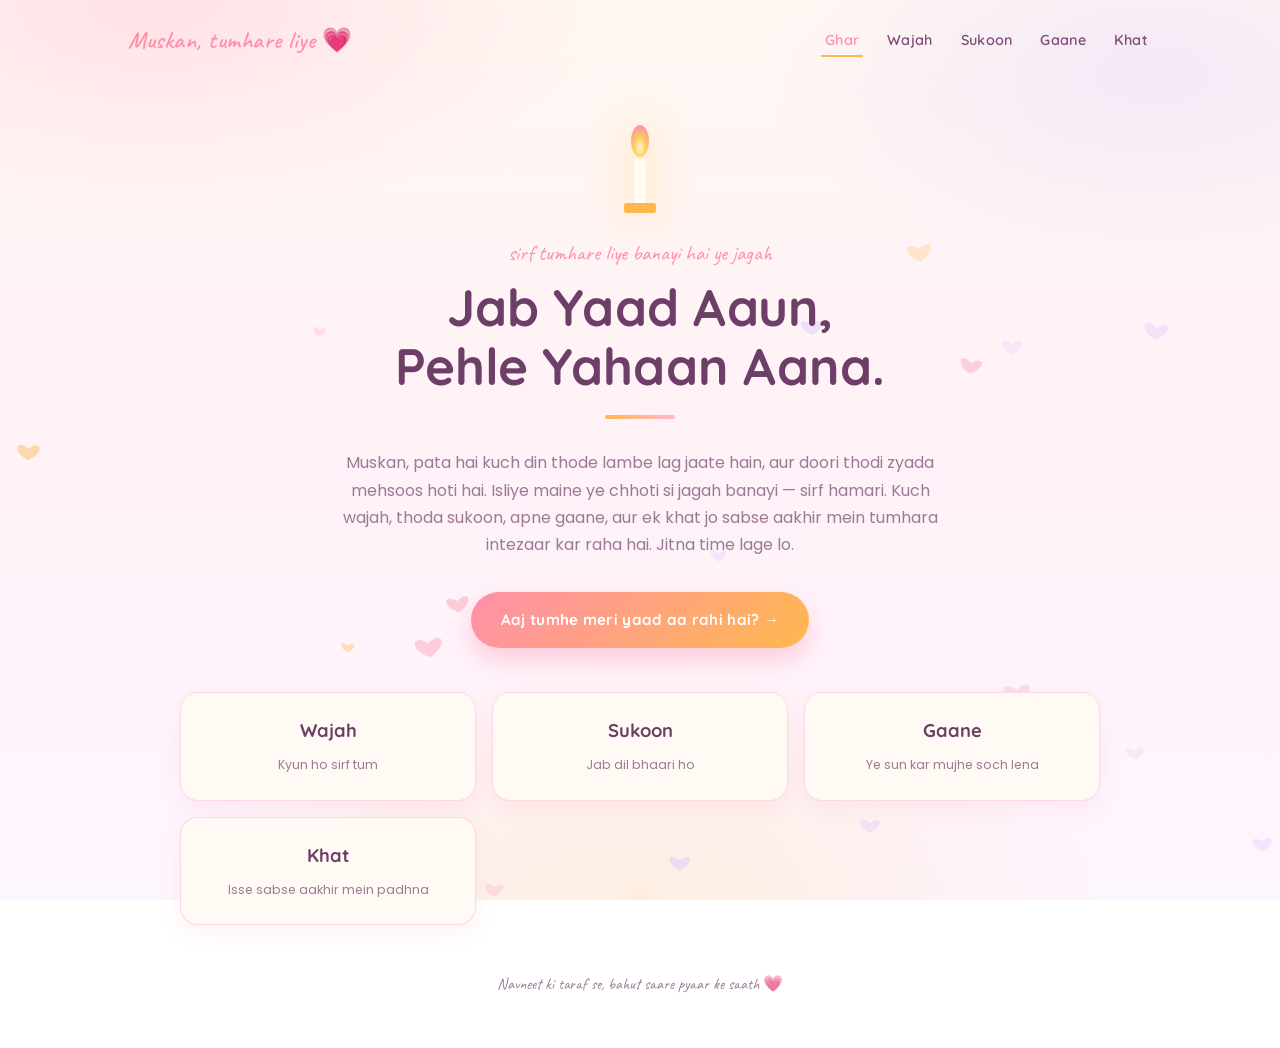
<file: index.html>
<!DOCTYPE html>
<html lang="en">
<head>
<meta charset="UTF-8">
<meta name="viewport" content="width=device-width, initial-scale=1.0">
<title>Jab Yaad Aaun — Muskan ke liye</title>
<link rel="stylesheet" href="style.css">
</head>
<body>
<canvas id="fireflies"></canvas>

<nav class="site-nav">
  <a href="index.html" class="brand">Muskan, tumhare liye 💗</a>
  <button class="nav-toggle" aria-label="Toggle menu">☰</button>
  <ul class="nav-links">
    <li><a href="index.html">Ghar</a></li>
    <li><a href="reasons.html">Wajah</a></li>
    <li><a href="comfort.html">Sukoon</a></li>
    <li><a href="playlist.html">Gaane</a></li>
    <li><a href="letter.html">Khat</a></li>
  </ul>
</nav>

<main class="page hero">
  <div class="candle-wrap">
    <div class="candle">
      <svg viewBox="0 0 60 100" xmlns="http://www.w3.org/2000/svg">
        <ellipse class="flame" cx="30" cy="24" rx="9" ry="16" fill="url(#flameGrad)"/>
        <defs>
          <radialGradient id="flameGrad" cx="50%" cy="70%" r="70%">
            <stop offset="0%" stop-color="#fff3d6"/>
            <stop offset="45%" stop-color="#ffcf5c"/>
            <stop offset="100%" stop-color="#ff8fab"/>
          </radialGradient>
        </defs>
        <rect x="24" y="42" width="12" height="46" rx="2" fill="#fffaf3"/>
        <rect x="14" y="86" width="32" height="10" rx="2" fill="#ffb84d"/>
      </svg>
    </div>
  </div>

  <span class="eyebrow">sirf tumhare liye banayi hai ye jagah</span>
  <h1>Jab Yaad Aaun,<br>Pehle Yahaan Aana.</h1>
  <hr class="divider">
  <p class="lede" style="margin-left:auto;margin-right:auto;">
    Muskan, pata hai kuch din thode lambe lag jaate hain, aur doori thodi zyada mehsoos hoti hai.
    Isliye maine ye chhoti si jagah banayi — sirf hamari. Kuch wajah, thoda sukoon,
    apne gaane, aur ek khat jo sabse aakhir mein tumhara intezaar kar raha hai. Jitna time lage lo.
  </p>
  <a href="comfort.html" class="hero-btn">Aaj tumhe meri yaad aa rahi hai? →</a>

  <div class="grid-links">
    <a class="tile" href="reasons.html">
      <span class="tile-label">Wajah</span>
      <span class="tile-sub">Kyun ho sirf tum</span>
    </a>
    <a class="tile" href="comfort.html">
      <span class="tile-label">Sukoon</span>
      <span class="tile-sub">Jab dil bhaari ho</span>
    </a>
    <a class="tile" href="playlist.html">
      <span class="tile-label">Gaane</span>
      <span class="tile-sub">Ye sun kar mujhe soch lena</span>
    </a>
    <a class="tile" href="letter.html">
      <span class="tile-label">Khat</span>
      <span class="tile-sub">Isse sabse aakhir mein padhna</span>
    </a>
  </div>
</main>

<footer>Navneet ki taraf se, bahut saare pyaar ke saath 💗</footer>

<script src="script.js"></script>
</body>
</html>
</file>
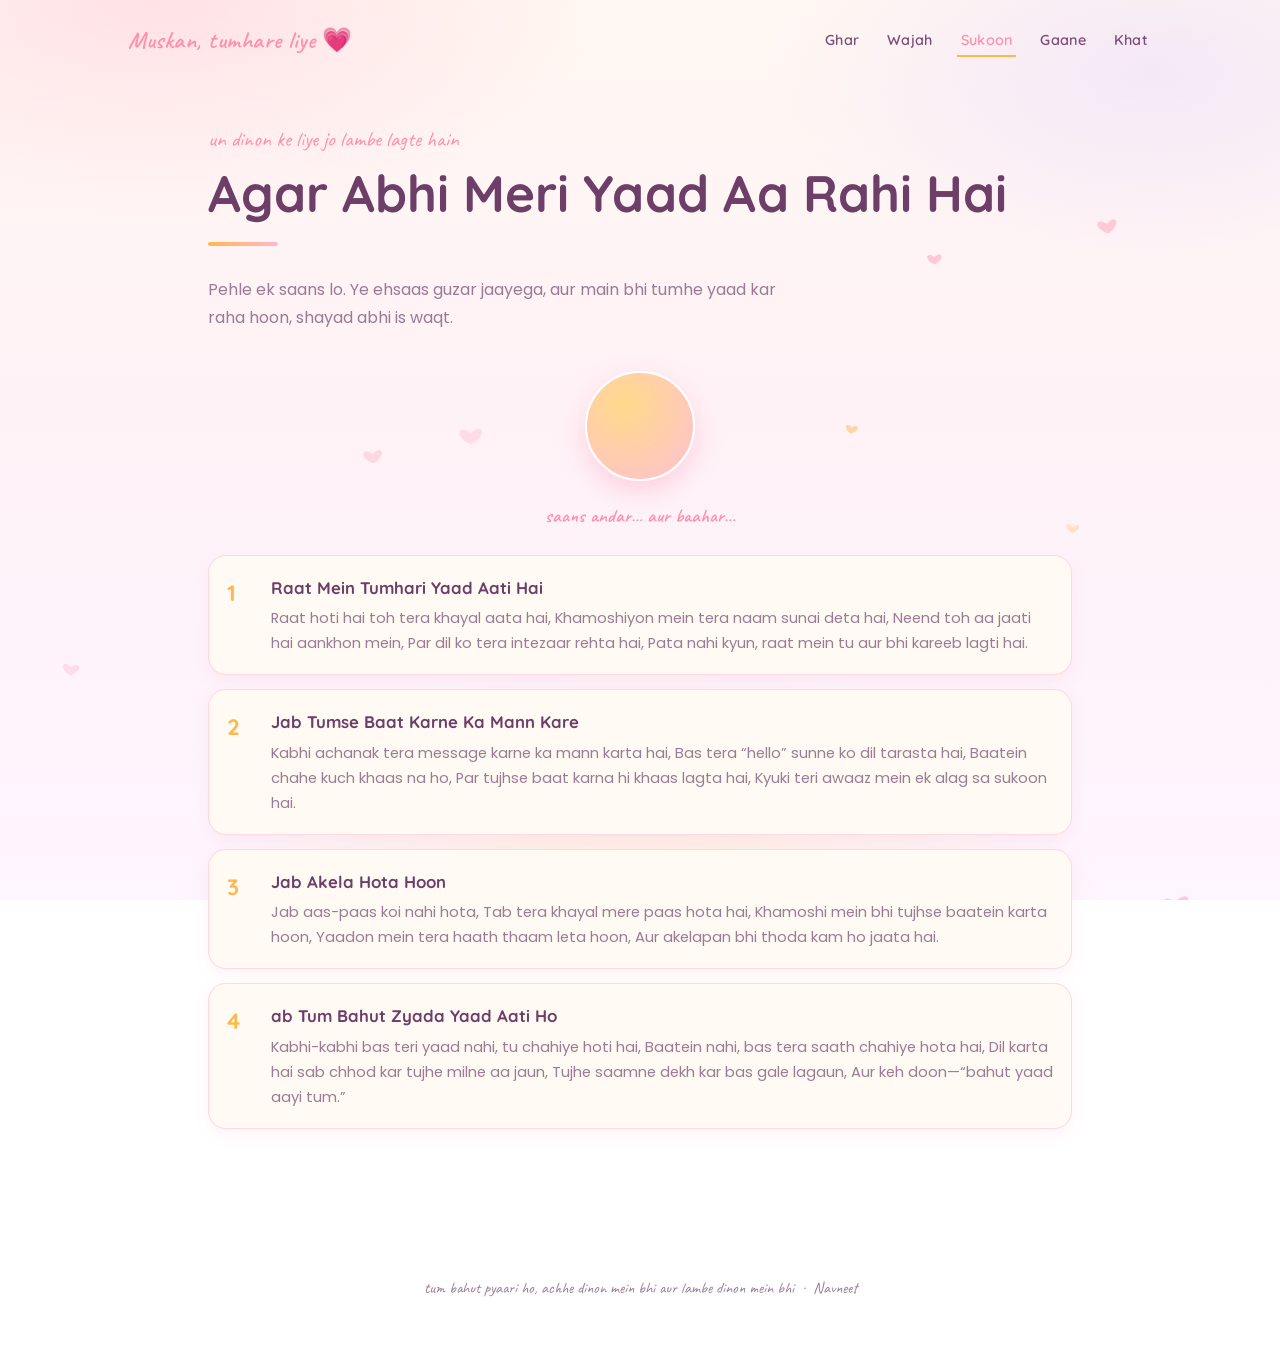
<file: comfort.html>
<!DOCTYPE html>
<html lang="en">
<head>
<meta charset="UTF-8">
<meta name="viewport" content="width=device-width, initial-scale=1.0">
<title>Sukoon — Muskan ke liye</title>
<link rel="stylesheet" href="style.css">
</head>
<body>
<canvas id="fireflies"></canvas>

<nav class="site-nav">
  <a href="index.html" class="brand">Muskan, tumhare liye 💗</a>
  <button class="nav-toggle" aria-label="Toggle menu">☰</button>
  <ul class="nav-links">
    <li><a href="index.html">Ghar</a></li>
    <li><a href="reasons.html">Wajah</a></li>
    <li><a href="comfort.html">Sukoon</a></li>
    <li><a href="playlist.html">Gaane</a></li>
    <li><a href="letter.html">Khat</a></li>
  </ul>
</nav>

<main class="page">
  <span class="eyebrow">un dinon ke liye jo lambe lagte hain</span>
  <h1>Agar Abhi Meri Yaad Aa Rahi Hai</h1>
  <hr class="divider">
  <p class="lede">Pehle ek saans lo. Ye ehsaas guzar jaayega, aur main bhi tumhe yaad kar raha hoon, shayad abhi is waqt.</p>

  <div class="breathe-box">
    <div class="breathe-circle" aria-hidden="true"></div>
    <p class="breathe-label">saans andar… aur baahar…</p>
  </div>

  <div class="comfort-list">
    <div class="comfort-item">
      <span class="comfort-num">1</span>
      <div>
        <h3>Raat Mein Tumhari Yaad Aati Hai</h3>
        <p>Raat hoti hai toh tera khayal aata hai,
Khamoshiyon mein tera naam sunai deta hai,
Neend toh aa jaati hai aankhon mein,
Par dil ko tera intezaar rehta hai,
Pata nahi kyun, raat mein tu aur bhi kareeb lagti hai.</p>
      </div>
    </div>

    <div class="comfort-item">
      <span class="comfort-num">2</span>
      <div>
        <h3>Jab Tumse Baat Karne Ka Mann Kare</h3>
        <p>Kabhi achanak tera message karne ka mann karta hai,
Bas tera “hello” sunne ko dil tarasta hai,
Baatein chahe kuch khaas na ho,
Par tujhse baat karna hi khaas lagta hai,
Kyuki teri awaaz mein ek alag sa sukoon hai.</p>
      </div>
    </div>

    <div class="comfort-item">
      <span class="comfort-num">3</span>
      <div>
        <h3>Jab Akela Hota Hoon</h3>
        <p>Jab aas-paas koi nahi hota,
Tab tera khayal mere paas hota hai,
Khamoshi mein bhi tujhse baatein karta hoon,
Yaadon mein tera haath thaam leta hoon,
Aur akelapan bhi thoda kam ho jaata hai.</p>
      </div>
    </div>

    <div class="comfort-item">
      <span class="comfort-num">4</span>
      <div>
        <h3>ab Tum Bahut Zyada Yaad Aati Ho</h3>
        <p>Kabhi-kabhi bas teri yaad nahi, tu chahiye hoti hai,
Baatein nahi, bas tera saath chahiye hota hai,
Dil karta hai sab chhod kar tujhe milne aa jaun,
Tujhe saamne dekh kar bas gale lagaun,
Aur keh doon—“bahut yaad aayi tum.”</p>
      </div>
    </div>

    

   
  </div>

  
</main>

<footer>tum bahut pyaari ho, achhe dinon mein bhi aur lambe dinon mein bhi &nbsp;·&nbsp; Navneet</footer>

<script src="script.js"></script>
</body>
</html>
</file>
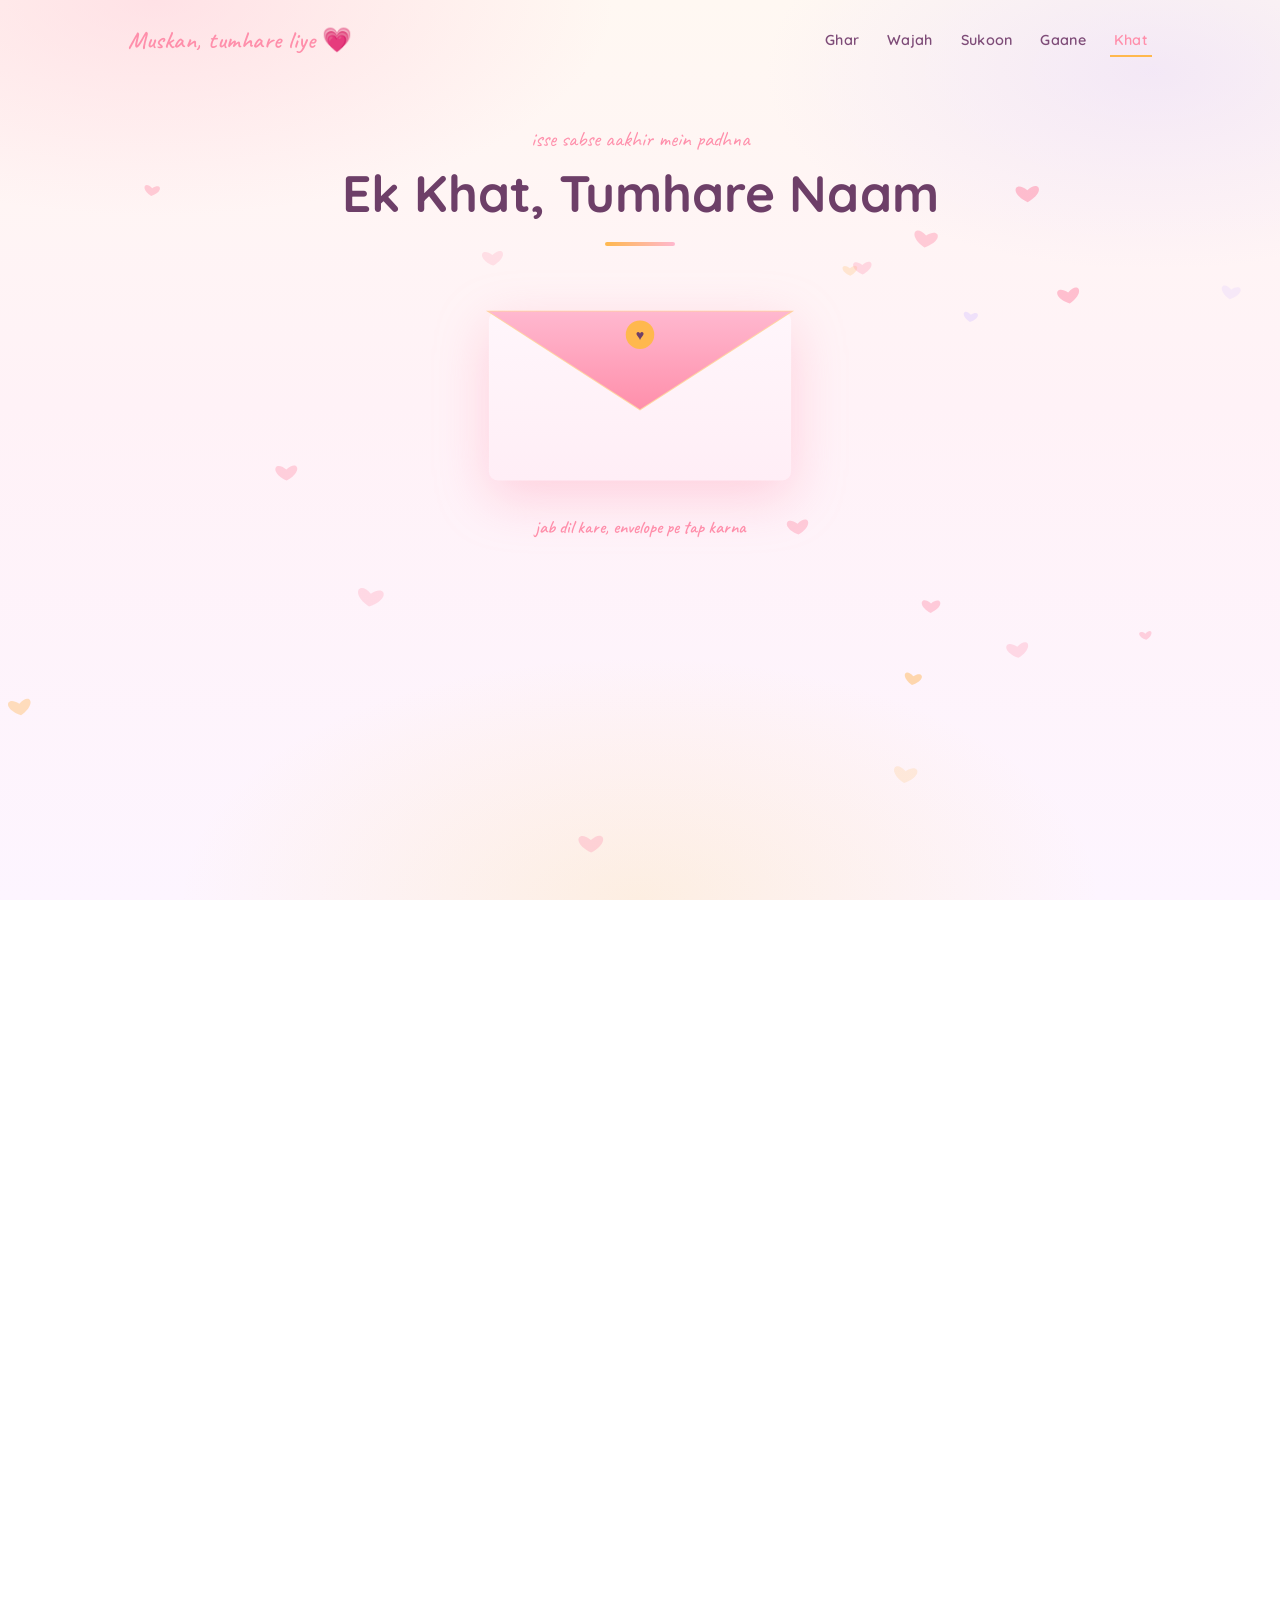
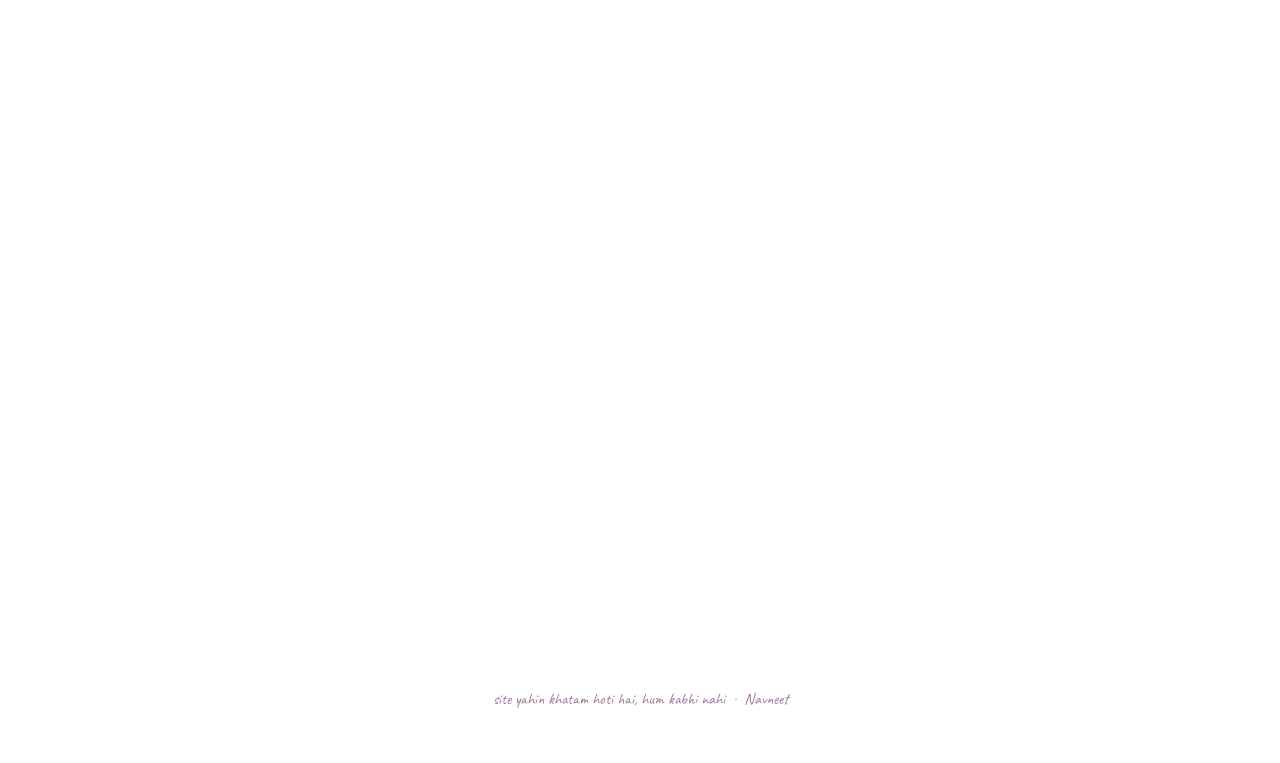
<file: letter.html>
<!DOCTYPE html>
<html lang="en">
<head>
<meta charset="UTF-8">
<meta name="viewport" content="width=device-width, initial-scale=1.0">
<title>Khat — Muskan ke liye</title>
<link rel="stylesheet" href="style.css">
</head>
<body>
<canvas id="fireflies"></canvas>

<nav class="site-nav">
  <a href="index.html" class="brand">Muskan, tumhare liye 💗</a>
  <button class="nav-toggle" aria-label="Toggle menu">☰</button>
  <ul class="nav-links">
    <li><a href="index.html">Ghar</a></li>
    <li><a href="reasons.html">Wajah</a></li>
    <li><a href="comfort.html">Sukoon</a></li>
    <li><a href="playlist.html">Gaane</a></li>
    <li><a href="letter.html">Khat</a></li>
  </ul>
</nav>

<main class="page">
  <span class="eyebrow" style="display:block;text-align:center;">isse sabse aakhir mein padhna</span>
  <h1 style="text-align:center;">Ek Khat, Tumhare Naam</h1>
  <hr class="divider" style="margin-left:auto;margin-right:auto;">

  <div class="envelope-stage">
    <div class="envelope" role="button" aria-label="Khat kholo" tabindex="0">
      <svg viewBox="0 0 360 240" xmlns="http://www.w3.org/2000/svg">
        <defs>
          <linearGradient id="envBody" x1="0" y1="0" x2="0" y2="1">
            <stop offset="0%" stop-color="#fff6fb"/>
            <stop offset="100%" stop-color="#ffeef6"/>
          </linearGradient>
          <linearGradient id="envFlap" x1="0" y1="0" x2="0" y2="1">
            <stop offset="0%" stop-color="#ffb8cf"/>
            <stop offset="100%" stop-color="#ff8fab"/>
          </linearGradient>
        </defs>
        <rect x="10" y="40" width="340" height="190" rx="10" fill="url(#envBody)"/>
        <polygon points="10,40 180,150 350,40" fill="none" stroke="#ffb84d" stroke-width="2" opacity="0.5"/>
        <polygon class="flap" points="10,40 180,150 350,40" fill="url(#envFlap)"/>
        <circle cx="180" cy="66" r="16" fill="#ffb84d"/>
        <text x="180" y="72" font-size="16" text-anchor="middle" fill="#6d3f68" font-family="Georgia, serif">♥</text>
      </svg>
      <div class="letter-card"><span>khat kholne ke liye tap karo</span></div>
    </div>
    <p class="envelope-hint">jab dil kare, envelope pe tap karna</p>
  </div>

  <article class="letter-text">
    <p>Meri Muskan,</p>

        <p> 
      Agar tum ye khat padh rahi ho Muskan, toh shayad tumhe meri yaad aa rahi hogi,<br>
      shayad aankhon mein thodi nami, aur dil mein meri kami aa rahi hogi.<br>
      Toh suno, tum akeli nahi ho is ehsaas mein,<br>
      main bhi tumhe yaad kar raha hoon har saans mein.<br>
      Tumse door hoon, par tumse juda nahi,<br>
      kyunki mere dil mein tumse zyada koi aur basa nahi.
    </p> 
 
    <p> 
      Muskan, teri yaad aaye toh chehra tera nazar aata hai,<br> 
      khamosh raaton mein tera naam labon par aa jaata hai.<br> 
      Kabhi teri hasi yaad aati hai, kabhi teri woh baatein,<br> 
      kabhi mann karta hai bas tere paas baithun aur karta rahun tujhse mulaqaatein.<br> 
      Pata nahi kitna pyaar hai tujhse, bas itna jaanta hoon,<br> 
      tujhe jitni baar yaad karta hoon, utni baar aur chahta hoon.
    </p> 
 
    <p> 
      Kabhi sochta hoon, kya tum bhi mujhe utna yaad karti hogi,<br>
      meri tarah meri tasveer ko dekh kar chupke se muskurati hogi?<br>
      Kya meri awaaz sunne ko tumhara bhi dil karta hai,<br>
      kya mera naam aate hi tumhara dil bhi thoda sa theher jaata hai?<br>
      Agar haan, toh Muskan, ek baat yaad rakhna,<br>
      jitna tum mujhe yaad karti ho, usse kahin zyada main tumhe yaad karta hoon.
    </p> 
 
    <p> 
      Teri yaadon ka bhi ajeeb sa asar hota hai,<br>
      door hokar bhi dil ko tera hi intezaar hota hai.<br>
      Teri ek tasveer dekh loon toh din ban jaata hai,<br>
      tera ek message poori raat ka sukoon ban jaata hai.<br>
      Aur jab bahut zyada yaad aati ho tum,<br>
      toh dil bas itna kehta hai — kaash abhi mere saamne hoti tum.
    </p> 
 
    <p> 
      Toh Muskan, jab bhi meri yaad aaye, udaas mat hona,<br>
      bas aankhein band karke mujhe apne paas mehsoos kar lena.<br>
      Main bhi kisi khamosh raat mein tumhe yaad karunga,<br>
      tumhari hasi, tumhari baatein, tumhara naam yaad karunga.<br>
      Aur jis din milenge, us din koi shikwa nahi rahega,<br>
      bas tujhe gale lagaunga… aur dil kahega — ab sab theek rahega.
    </p>

    <p class="signature">Hamesha tumhara,<br>Navneet</p>
  </article>
</main>

<footer>site yahin khatam hoti hai, hum kabhi nahi &nbsp;·&nbsp; Navneet</footer>

<script src="script.js"></script>
</body>
</html>
</file>
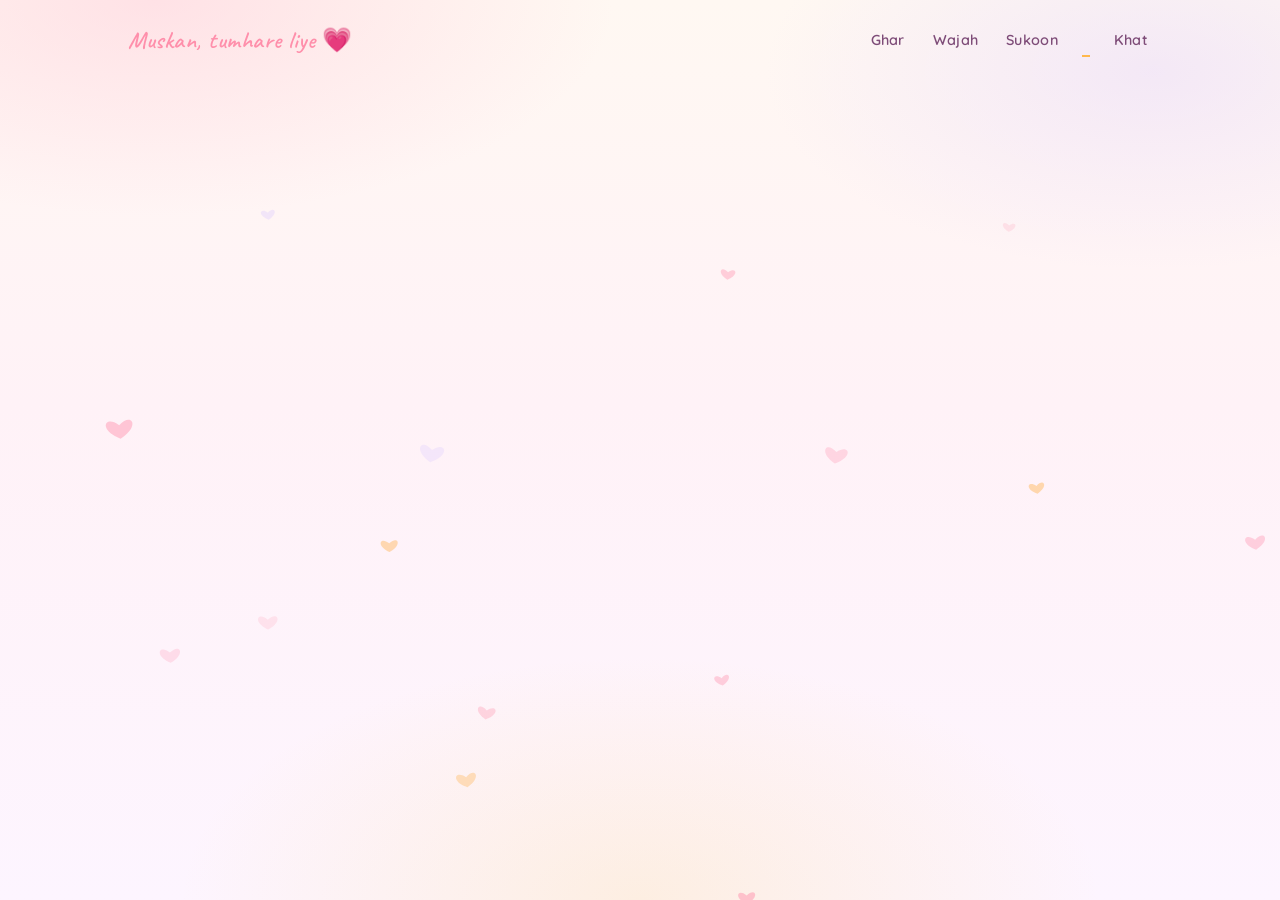
<file: playlist.html>
<!DOCTYPE html>
<html lang="en">
<head>
<meta charset="UTF-8">
<meta name="viewport" content="width=device-width, initial-scale=1.0">
<title>Gaane — Muskan ke liye</title>
<link rel="stylesheet" href="style.css">
</head>
<body>
<canvas id="fireflies"></canvas>

<nav class="site-nav">
  <a href="index.html" class="brand">Muskan, tumhare liye 💗</a>
  <button class="nav-toggle" aria-label="Toggle menu">☰</button>
  <ul class="nav-links">
    <li><a href="index.html">Ghar</a></li>
    <li><a href="reasons.html">Wajah</a></li>
    <li><a href="comfort.html">Sukoon</a></li>
    <li><a href="playlist.html"></a></li>
    <li><a href="letter.html">Khat</a></li>
  </ul>
</nav>

<main class="page">
 
  <!--
    TIP: gaane ka title clickable banane ke liye:
    <h3><a href="https://open.spotify.com/track/..." style="color:inherit;" target="_blank" rel="noopener">Gaane ka Naam — Singer</a></h3>
  -->
</main>

<footer></footer>

<script src="script.js"></script>
</body>
</html>
</file>
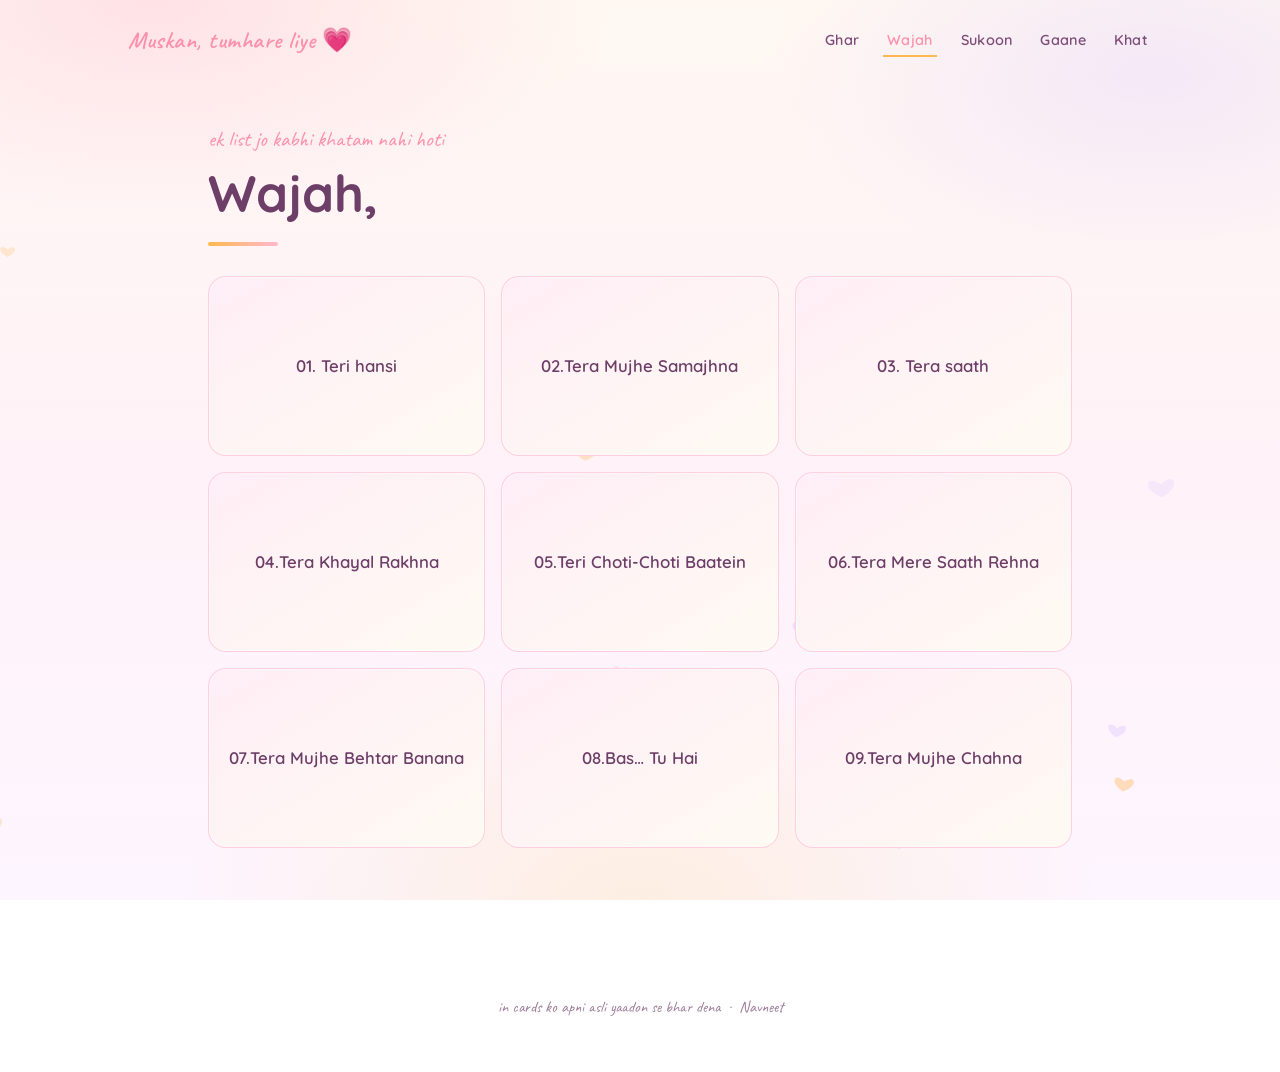
<file: reasons.html>
<!DOCTYPE html>
<html lang="en">
<head>
<meta charset="UTF-8">
<meta name="viewport" content="width=device-width, initial-scale=1.0">
<title>Wajah — Muskan ke liye</title>
<link rel="stylesheet" href="style.css">
</head>
<body>
<canvas id="fireflies"></canvas>

<nav class="site-nav">
  <a href="index.html" class="brand">Muskan, tumhare liye 💗</a>
  <button class="nav-toggle" aria-label="Toggle menu">☰</button>
  <ul class="nav-links">
    <li><a href="index.html">Ghar</a></li>
    <li><a href="reasons.html">Wajah</a></li>
    <li><a href="comfort.html">Sukoon</a></li>
    <li><a href="playlist.html">Gaane</a></li>
    <li><a href="letter.html">Khat</a></li>
  </ul>
</nav>

<main class="page">
  <span class="eyebrow">ek list jo kabhi khatam nahi hoti</span>
  <h1>Wajah,</h1>
  <hr class="divider">
  <p class="lede"></p>

  <div class="card-grid">
    <div class="flip-card"><div class="flip-inner">
      <div class="flip-face flip-front">01. Teri hansi</div>
      <div class="flip-face flip-back">Teri hasi kuch aisi hai,
Jaise sukoon mil jaaye kisi dua mein,
Bas ek baar tu muskura de,
Toh dil kho jaaye usi ada mein.
</div>
    </div></div>

    <div class="flip-card"><div class="flip-inner">
      <div class="flip-face flip-front">02.Tera Mujhe Samajhna</div>
      <div class="flip-face flip-back">Main sab kuch keh nahi paata,
Par tu meri khamoshi bhi samajh leti hai,
Mere chehre se mera haal padh leti hai,
Bina pooche mera dil jaan leti hai,
Aur yahi baat tujhe sabse alag banati hai.</div>
    </div></div>

    <div class="flip-card"><div class="flip-inner">
      <div class="flip-face flip-front">03. Tera saath</div>
      <div class="flip-face flip-back">Tera saath ho toh sab aasaan lagta hai,
Har mushkil raasta bhi khaas lagta hai,
Tu paas ho ya door, farq nahi padta,
Bas tera hona hi dil ko sukoon deta hai,
Kyuki tere saath mein hi mujhe apnapan milta hai.</div>
    </div></div>

    <div class="flip-card"><div class="flip-inner">
      <div class="flip-face flip-front">04.Tera Khayal Rakhna</div>
      <div class="flip-face flip-back">Tu poochti hai, “Khana khaya?”
Toh usmein bhi tera pyaar nazar aata hai,
Meri choti si pareshaani bhi tujhe fikr de jaati hai,
Tu khud se zyada mera khayal rakhti hai,
Aur isi liye tera care karna dil ko chhoo jaata hai.</div>
    </div></div>

    <div class="flip-card"><div class="flip-inner">
      <div class="flip-face flip-front">05.Teri Choti-Choti Baatein</div>
      <div class="flip-face flip-back">Teri woh choti-choti baatein yaad reh jaati hain,
Teri awaaz dil mein kahin bas jaati hai,
Kuch pal tere saath ke itne khaas hote hain,
Ki baad mein wahi pal baar-baar yaad aate hain,
Pata nahi kyun, teri har baat dil ke kareeb lagti hai.</div>
    </div></div>

    <div class="flip-card"><div class="flip-inner">
      <div class="flip-face flip-front">06.Tera Mere Saath Rehna</div>
      <div class="flip-face flip-back">Har waqt paas rehna zaroori nahi,
Bas mushkil waqt mein saath rehna zaroori hai,
Tu door hokar bhi mere paas si lagti hai,
Teri maujoodgi ka ehsaas bana rehta hai,
Aur bas isi liye tera hona mere liye bahut hai.</div>
    </div></div>

    <div class="flip-card"><div class="flip-inner">
      <div class="flip-face flip-front">07.Tera Mujhe Behtar Banana</div>
      <div class="flip-face flip-back">Tere aane se sirf meri zindagi nahi badli,
Maine khud ko bhi thoda behtar paaya hai,
Tu meri galtiyon par mujhe samjhati hai,
Aur har baar kuch naya sikha jaati hai,
Tere saath rehkar mujhe khud ka behtar version mila hai.</div>
    </div></div>

    <div class="flip-card"><div class="flip-inner">
      <div class="flip-face flip-front">08.Bas… Tu Hai</div>
      <div class="flip-face flip-back">Itni saari wajah likh di tujhe chahne ki,
Phir bhi lagta hai kuch toh reh gaya hai,
Shayad pyaar ki wajah koi ek hoti hi nahi,
Bas tu hai… aur mera dil tere saath hai,
Aur mere liye filhaal itna hi kaafi hai.</div>
    </div></div>

    <div class="flip-card"><div class="flip-inner">
      <div class="flip-face flip-front">09.Tera Mujhe Chahna</div>
      <div class="flip-face flip-back">Tera pyaar jatane ka tareeka alag hai,
Kabhi lafzon mein, kabhi khamoshi mein hai,
Tu bina kahe bhi bahut kuch keh jaati hai,
Meri har choti si khushi mein khush ho jaati hai,
Aur shayad isi liye tera chahna mujhe itna khaas lagta hai.</div>
    </div></div>
  </div>
</main>

<footer>in cards ko apni asli yaadon se bhar dena &nbsp;·&nbsp; Navneet</footer>

<script src="script.js"></script>
</body>
</html>
</file>
<file: style.css>
/* ============================================================
   "When You Miss Me" — shared stylesheet v2
   Theme: soft pastel daydream — blush pink, lavender, buttery
   cream, peachy-gold accents. Signature element: floating hearts
   drifting up the page, plus a little heart-burst on tap.
   ============================================================ */

@import url('https://fonts.googleapis.com/css2?family=Quicksand:wght@500;600;700&family=Poppins:wght@300;400;500;600&family=Caveat:wght@500;600;700&display=swap');

:root{
  /* ink / accent tones (kept old var names so every page still works) */
  --plum-950:#6d3f68;   /* primary ink — headings, dark text on light cards */
  --plum-900:#7e4c78;   /* secondary ink */
  --plum-800:#ffeef6;   /* pale pink card surface */
  --plum-700:#fff6fb;   /* paler pink card surface */
  --rose-300:#ffb8cf;   /* soft pink */
  --rose-400:#ff8fab;   /* stronger pink accent */
  --gold-200:#ffcf5c;   /* buttery yellow */
  --gold-300:#ffb84d;   /* peach-gold accent */
  --gold-400:#ff9f6b;   /* peach-orange accent */
  --cream-100:#fffaf3;  /* light cream surface (polaroids, letter paper) */
  --cream-200:#fff1e6;  /* letter text panel tint */
  --lav-300:#d9c6ff;    /* lavender, used sparingly for variety */
  --ink-soft: rgba(109,63,104,0.68);

  --font-display:'Quicksand', sans-serif;
  --font-body:'Poppins', sans-serif;
  --font-script:'Caveat', cursive;

  --radius-lg: 26px;
  --radius-md: 18px;
}

*{box-sizing:border-box;}
html{scroll-behavior:smooth;}

body{
  margin:0;
  min-height:100vh;
  background:
    radial-gradient(ellipse 60% 40% at 12% 0%, rgba(255,184,207,0.35), transparent 60%),
    radial-gradient(ellipse 55% 40% at 90% 8%, rgba(217,198,255,0.30), transparent 55%),
    radial-gradient(ellipse 60% 45% at 50% 100%, rgba(255,207,92,0.18), transparent 60%),
    linear-gradient(180deg, #fff8f2 0%, #fff2f7 45%, #fdf5ff 100%);
  background-attachment: fixed;
  color: var(--plum-950);
  font-family: var(--font-body);
  font-weight:400;
  line-height:1.7;
  position:relative;
  overflow-x:hidden;
  -webkit-font-smoothing:antialiased;
}

/* ---------- ambient floating hearts canvas ---------- */
#fireflies{
  position:fixed;
  inset:0;
  width:100%;
  height:100%;
  z-index:0;
  pointer-events:none;
}

/* ---------- heart-burst tap effect ---------- */
.heart-burst{
  position:fixed;
  pointer-events:none;
  font-size:18px;
  z-index:50;
  animation: burst-float 1s ease-out forwards;
}
@keyframes burst-float{
  0%{ transform:translate(-50%,-50%) scale(0.6); opacity:1; }
  100%{ transform:translate(-50%,-160%) scale(1.2) rotate(14deg); opacity:0; }
}

/* ---------- layout shell ---------- */
.page{
  position:relative;
  z-index:1;
  max-width:920px;
  margin:0 auto;
  padding: 32px 20px 110px;
}
@media (min-width:600px){
  .page{ padding: 40px 28px 120px; }
}

/* ---------- nav ---------- */
.site-nav{
  position:sticky;
  top:0;
  z-index:20;
  display:flex;
  align-items:center;
  justify-content:space-between;
  max-width:1080px;
  margin:0 auto;
  padding:16px 18px;
  backdrop-filter: blur(10px);
  background: rgba(255,250,246,0.55);
  border-bottom:1px solid rgba(255,184,207,0.35);
}
@media (min-width:600px){
  .site-nav{ padding:20px 28px; background:transparent; backdrop-filter:none; border-bottom:none; position:relative; }
}
.brand{
  font-family:var(--font-script);
  font-weight:600;
  font-size:1.5rem;
  color:var(--rose-400);
  text-decoration:none;
  letter-spacing:0.5px;
}
.nav-toggle{
  display:inline-flex;
  align-items:center;
  justify-content:center;
  background: var(--cream-100);
  border:1.5px solid var(--rose-300);
  color:var(--plum-950);
  border-radius:12px;
  width:44px;height:44px;
  font-size:1.15rem;
  cursor:pointer;
}
@media (min-width:760px){ .nav-toggle{ display:none; } }

.nav-links{
  display:none;
  list-style:none;
  margin:0;padding:0;
  font-size:0.9rem;
  letter-spacing:0.02em;
}
@media (min-width:760px){
  .nav-links{
    display:flex;
    gap:20px;
  }
}
.nav-links a{
  color: var(--plum-900);
  text-decoration:none;
  font-weight:600;
  font-family:var(--font-display);
  padding:6px 4px;
  border-bottom:2px solid transparent;
  transition:color .25s ease, border-color .25s ease;
}
.nav-links a:hover,
.nav-links a.active{
  color: var(--rose-400);
  border-color: var(--gold-300);
}

@media (max-width:759px){
  .nav-links{
    position:absolute;
    top:64px; right:16px; left:16px;
    background:var(--cream-100);
    border:1.5px solid var(--rose-300);
    border-radius:var(--radius-md);
    flex-direction:column;
    padding:14px 20px;
    gap:6px;
    box-shadow:0 16px 34px rgba(255,143,171,0.25);
  }
  .nav-links.open{display:flex;}
  .nav-links a{
    display:flex;
    align-items:center;
    padding:10px 6px;
    min-height:44px;
  }
}

/* ---------- headings ---------- */
.eyebrow{
  font-family:var(--font-script);
  color:var(--rose-400);
  font-size:1.35rem;
  display:block;
  margin-bottom:6px;
}
h1{
  font-family:var(--font-display);
  font-weight:700;
  font-size:clamp(2rem, 7vw, 3.2rem);
  margin:0 0 14px;
  color:var(--plum-950);
  line-height:1.15;
}
h2{
  font-family:var(--font-display);
  font-weight:700;
  font-size:clamp(1.4rem, 4vw, 1.9rem);
  color:var(--rose-400);
  margin: 0 0 10px;
}
p.lede{
  font-size:1rem;
  color:var(--ink-soft);
  max-width:60ch;
}
.divider{
  width:70px;height:4px;
  border-radius:4px;
  background:linear-gradient(90deg, var(--gold-300), var(--rose-300));
  margin:20px 0 30px;
  border:none;
}

/* ---------- hero (index) ---------- */
.hero{ text-align:center; padding: 30px 0 20px; }
.hero .divider{margin-left:auto;margin-right:auto;}
.hero-btn{
  display:inline-flex;
  align-items:center;
  gap:8px;
  margin-top:18px;
  padding:15px 30px;
  min-height:44px;
  border-radius:100px;
  background:linear-gradient(135deg, var(--rose-400), var(--gold-300));
  color:#fff;
  font-family:var(--font-display);
  font-weight:700;
  font-size:0.95rem;
  text-decoration:none;
  letter-spacing:0.02em;
  box-shadow:0 12px 26px rgba(255,143,171,0.4);
  transition:transform .25s cubic-bezier(.3,1.4,.4,1), box-shadow .25s ease;
}
.hero-btn:hover{ transform:translateY(-3px) scale(1.03); box-shadow:0 16px 30px rgba(255,143,171,0.5);}
.hero-btn:active{ transform:translateY(0) scale(0.98); }

.candle-wrap{ display:flex; justify-content:center; margin:6px 0 10px; }
.candle svg{ width:60px; height:auto; filter:drop-shadow(0 0 20px rgba(255,207,92,0.65)); }
.flame{ animation: flicker 2.2s ease-in-out infinite; transform-origin:50% 100%; }
@keyframes flicker{
  0%,100%{ transform:scale(1) rotate(0deg); opacity:1;}
  30%{ transform:scale(1.08,0.95) rotate(-3deg); opacity:0.9;}
  55%{ transform:scale(0.93,1.06) rotate(3deg); opacity:1;}
  80%{ transform:scale(1.04,0.97) rotate(-2deg); opacity:0.95;}
}

/* ---------- nav grid on homepage ---------- */
.grid-links{
  display:grid;
  grid-template-columns:repeat(2,1fr);
  gap:14px;
  margin-top:44px;
}
@media (min-width:600px){ .grid-links{ grid-template-columns:repeat(3,1fr); gap:16px; } }

.tile{
  display:block;
  text-decoration:none;
  padding:22px 16px;
  border-radius:var(--radius-md);
  background: var(--cream-100);
  border:1.5px solid rgba(255,184,207,0.5);
  box-shadow: 0 8px 20px rgba(255,143,171,0.12);
  transition:transform .25s cubic-bezier(.3,1.4,.4,1), border-color .25s ease, box-shadow .25s ease;
}
.tile:hover{
  transform:translateY(-5px) rotate(-1deg);
  border-color:var(--rose-400);
  box-shadow: 0 14px 28px rgba(255,143,171,0.25);
}
.tile .tile-label{
  font-family:var(--font-display);
  font-weight:700;
  font-size:1.15rem;
  color:var(--plum-950);
  display:block;
  margin-bottom:4px;
}
.tile .tile-sub{
  font-size:0.78rem;
  color:var(--ink-soft);
}

/* ---------- reasons: flip cards ---------- */
.card-grid{
  display:grid;
  grid-template-columns:repeat(2,1fr);
  gap:16px;
  margin-top:20px;
}
@media (min-width:600px){ .card-grid{grid-template-columns:repeat(3,1fr);} }

.flip-card{
  perspective:1200px;
  min-height:180px;
}
.flip-inner{
  position:relative;
  width:100%;height:100%;
  min-height:180px;
  transition:transform .6s cubic-bezier(.2,.9,.2,1);
  transform-style:preserve-3d;
  cursor:pointer;
}
.flip-card.flipped .flip-inner,
.flip-card:hover .flip-inner{ transform:rotateY(180deg); }

.flip-face{
  position:absolute; inset:0;
  border-radius:var(--radius-md);
  backface-visibility:hidden;
  display:flex; align-items:center; justify-content:center;
  text-align:center; padding:16px;
}
.flip-front{
  background:linear-gradient(150deg, var(--plum-800), var(--cream-100));
  border:1.5px solid rgba(255,184,207,0.6);
  font-family:var(--font-display);
  font-weight:600;
  font-size:1.05rem;
  color:var(--plum-950);
  box-shadow: inset 0 0 0 1px rgba(255,255,255,0.4);
}
.flip-back{
  background:linear-gradient(150deg, var(--rose-400), var(--gold-300));
  color:#fff;
  transform:rotateY(180deg);
  font-size:0.88rem;
  font-weight:500;
  box-shadow: 0 8px 20px rgba(255,143,171,0.3);
}

/* ---------- memories: polaroids ---------- */
.polaroid-grid{
  display:grid;
  grid-template-columns:repeat(2,1fr);
  gap:20px;
  margin-top:22px;
}
@media (min-width:600px){ .polaroid-grid{grid-template-columns:repeat(3,1fr); gap:24px;} }

.polaroid{
  background:var(--cream-100);
  padding:10px 10px 16px;
  border-radius:8px;
  box-shadow:0 14px 26px rgba(255,143,171,0.22);
  transform:rotate(var(--tilt,-2deg));
  transition:transform .25s cubic-bezier(.3,1.4,.4,1);
}
.polaroid:nth-child(2n){ --tilt:2deg; }
.polaroid:nth-child(3n){ --tilt:-1.5deg; }
.polaroid:hover{ transform:rotate(0deg) scale(1.04); }
.polaroid-photo{
  aspect-ratio:1/1;
  border-radius:5px;
  background:
    linear-gradient(135deg, rgba(255,184,207,0.9), rgba(255,207,92,0.6)),
    linear-gradient(45deg, var(--lav-300), var(--rose-300));
  display:flex; align-items:center; justify-content:center;
}
.polaroid-photo svg{ width:32px; opacity:0.9; }
.polaroid-caption{
  font-family:var(--font-script);
  font-weight:600;
  color:var(--plum-900);
  font-size:1.05rem;
  text-align:center;
  margin-top:10px;
}

/* ---------- timeline ---------- */
.timeline{
  position:relative;
  margin-top:28px;
  padding-left:26px;
  border-left:2.5px dashed var(--rose-300);
}
.tl-item{ position:relative; margin-bottom:34px; }
.tl-item::before{
  content:'♥';
  position:absolute;
  left:-38px; top:-4px;
  width:22px;height:22px;
  display:flex;align-items:center;justify-content:center;
  border-radius:50%;
  background:var(--gold-300);
  color:#fff;
  font-size:0.7rem;
  box-shadow:0 0 0 4px #fff8f2, 0 4px 10px rgba(255,159,107,0.4);
}
.tl-date{
  font-family:var(--font-script);
  font-weight:600;
  color:var(--rose-400);
  font-size:1.15rem;
  display:block;
  margin-bottom:2px;
}
.tl-title{
  font-family:var(--font-display);
  font-weight:700;
  color:var(--plum-950);
  font-size:1.25rem;
  margin:0 0 6px;
}
.tl-text{ color:var(--ink-soft); font-size:0.94rem; max-width:56ch;}

/* ---------- comfort page ---------- */
.comfort-list{ display:grid; gap:14px; margin-top:22px; }
.comfort-item{
  display:flex;
  gap:14px;
  padding:18px;
  border-radius:var(--radius-md);
  background: var(--cream-100);
  border:1.5px solid rgba(255,184,207,0.5);
  align-items:flex-start;
  box-shadow: 0 6px 16px rgba(255,143,171,0.1);
}
.comfort-num{
  font-family:var(--font-display);
  font-weight:700;
  font-size:1.4rem;
  color:var(--gold-300);
  min-width:30px;
}
.comfort-item h3{
  font-family:var(--font-display);
  font-weight:700;
  margin:0 0 4px;
  color:var(--plum-950);
  font-size:1.05rem;
}
.comfort-item p{ margin:0; color:var(--ink-soft); font-size:0.92rem;}

.breathe-box{ margin:40px auto 6px; text-align:center; }
.breathe-circle{
  width:110px;height:110px;
  margin:16px auto;
  border-radius:50%;
  background:radial-gradient(circle at 35% 30%, rgba(255,207,92,0.7), rgba(255,143,171,0.5));
  border:2px solid #fff;
  box-shadow:0 10px 26px rgba(255,143,171,0.35);
  animation: breathe 8s ease-in-out infinite;
}
@keyframes breathe{
  0%,100%{ transform:scale(0.72); opacity:0.8; }
  50%{ transform:scale(1.15); opacity:1; }
}
.breathe-label{ font-family:var(--font-script); font-weight:600; color:var(--rose-400); font-size:1.2rem;}

/* ---------- playlist page ---------- */
.song-list{ margin-top:20px; display:grid; gap:12px; }
.song-item{
  display:flex; align-items:center; gap:14px;
  padding:16px 16px;
  border-radius:var(--radius-md);
  background: var(--cream-100);
  border:1.5px solid rgba(255,184,207,0.5);
  box-shadow: 0 6px 16px rgba(255,143,171,0.1);
}
.song-idx{
  font-family:var(--font-display);
  font-weight:700;
  font-size:1.3rem;
  color:var(--rose-400);
  min-width:26px;
}
.song-info h3{ margin:0 0 3px; font-family:var(--font-display); font-weight:700; font-size:1.05rem; color:var(--plum-950);}
.song-info p{ margin:0; font-size:0.85rem; color:var(--ink-soft);}

/* ---------- letter page ---------- */
.envelope-stage{ display:flex; flex-direction:column; align-items:center; margin-top:20px; }
.envelope{
  width:min(320px, 82vw);
  cursor:pointer;
  position:relative;
  min-height:44px;
}
.envelope svg{ width:100%; height:auto; filter:drop-shadow(0 16px 26px rgba(255,143,171,0.35)); }
.envelope-hint{
  margin-top:14px;
  font-family:var(--font-script);
  font-weight:600;
  color:var(--rose-400);
  font-size:1.15rem;
  transition:opacity .3s ease;
}
.flap{ transform-origin:50% 0%; transition: transform .7s cubic-bezier(.2,.8,.2,1); }
.envelope.open .flap{ transform: rotateX(180deg); }
.envelope.open .letter-card{ opacity:1; transform:translateY(-30px) scale(1); }
.letter-card{
  position:absolute; left:50%; top:14%;
  transform:translate(-50%,10px) scale(0.9);
  width:82%;
  background:var(--cream-100);
  border-radius:8px;
  opacity:0;
  transition: opacity .5s ease .25s, transform .6s cubic-bezier(.2,.8,.2,1) .25s;
  padding:14px 14px 18px;
  text-align:center;
  box-shadow:0 10px 22px rgba(255,143,171,0.3);
}
.letter-card span{
  font-family:var(--font-script);
  font-weight:600;
  color:var(--plum-900);
  font-size:0.95rem;
}

.letter-text{
  margin-top:50px;
  background: linear-gradient(160deg, var(--cream-100), var(--cream-200));
  border:1.5px solid rgba(255,184,207,0.5);
  border-radius:var(--radius-lg);
  padding: clamp(26px,6vw,48px) clamp(20px,5vw,52px);
  font-family:var(--font-display);
  font-weight:500;
  font-size:clamp(1.05rem, 2.6vw, 1.25rem);
  line-height:1.85;
  color:var(--plum-950);
  box-shadow: 0 18px 40px rgba(255,143,171,0.18);
  opacity:0;
  transform:translateY(14px);
  transition:opacity .7s ease, transform .7s ease;
}
.letter-text.visible{ opacity:1; transform:translateY(0); }
.letter-text p{ margin:0 0 20px; }
.signature{
  margin-top:26px;
  font-family:var(--font-script);
  font-weight:700;
  font-size:1.8rem;
  color:var(--rose-400);
}

/* ---------- footer ---------- */
footer{
  position:relative;
  z-index:1;
  text-align:center;
  padding:26px 20px 50px;
  color: var(--ink-soft);
  font-family:var(--font-script);
  font-size:1rem;
}

/* ---------- small phones ---------- */
@media (max-width:420px){
  .grid-links{ grid-template-columns:1fr 1fr; gap:12px; }
  .card-grid{ grid-template-columns:1fr; }
  .polaroid-grid{ grid-template-columns:1fr 1fr; gap:14px; }
  .comfort-item{ padding:16px; }
  h1{ font-size:2rem; }
}

/* accessibility: respect reduced motion */
@media (prefers-reduced-motion: reduce){
  *{ animation-duration:0.001ms !important; animation-iteration-count:1 !important; transition-duration:0.001ms !important; }
}

:focus-visible{
  outline:2.5px solid var(--rose-400);
  outline-offset:3px;
  border-radius:6px;
}

a, button{ -webkit-tap-highlight-color: rgba(255,143,171,0.25); }
</file>
